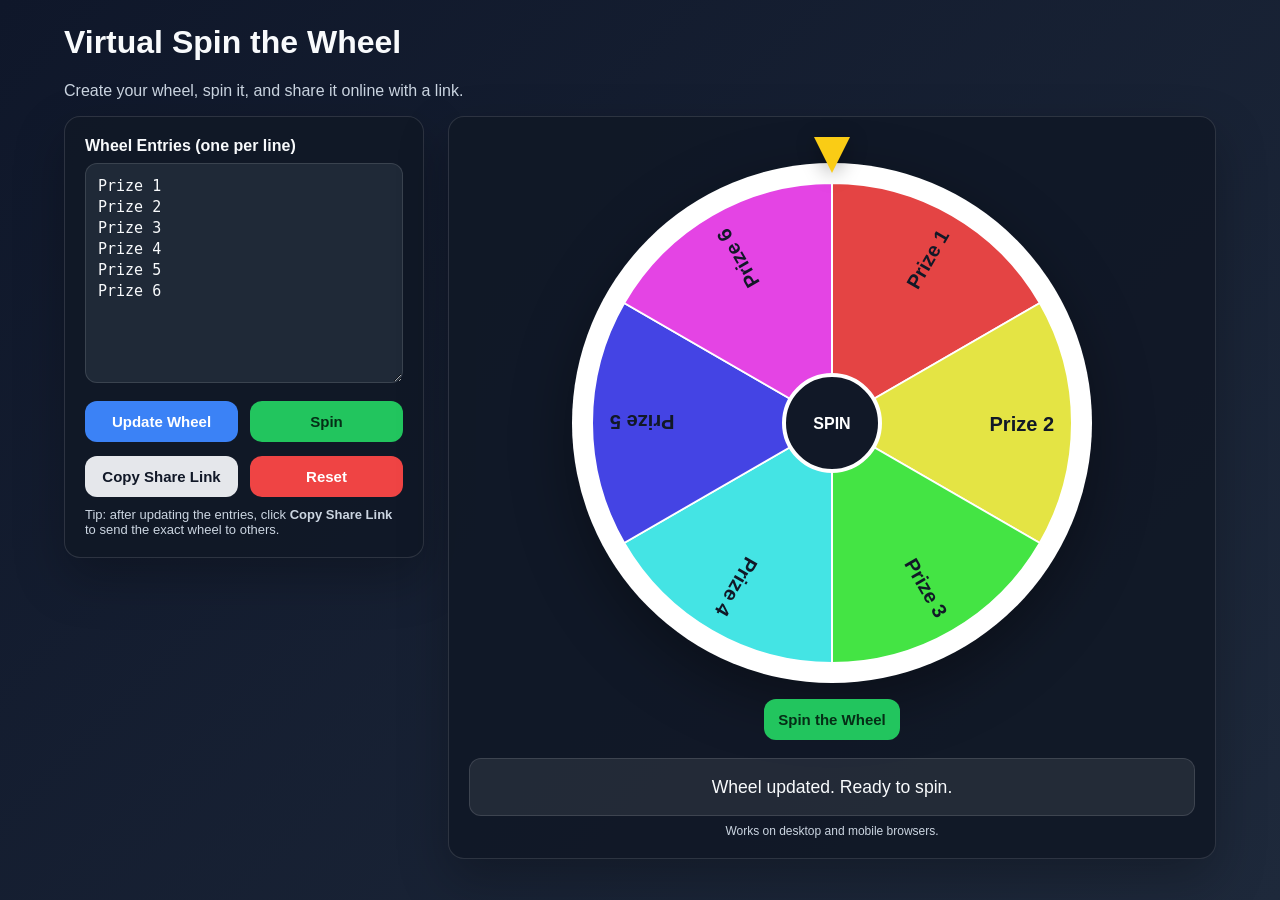
<file: index.html>
<!DOCTYPE html>
<html lang="en">
<head>
  <meta charset="UTF-8" />
  <meta name="viewport" content="width=device-width, initial-scale=1.0" />
  <title>Spin the Wheel</title>
  <style>
    :root {
      --bg: #0f172a;
      --card: #111827;
      --card-2: #1f2937;
      --text: #f8fafc;
      --muted: #cbd5e1;
      --accent: #22c55e;
      --accent-2: #3b82f6;
      --danger: #ef4444;
      --border: rgba(255,255,255,0.12);
    }

    * {
      box-sizing: border-box;
    }

    body {
      margin: 0;
      font-family: Arial, Helvetica, sans-serif;
      background: linear-gradient(135deg, #0f172a, #1e293b);
      color: var(--text);
      min-height: 100vh;
    }

    .container {
      max-width: 1200px;
      margin: 0 auto;
      padding: 24px;
    }

    h1 {
      margin-top: 0;
      font-size: 2rem;
    }

    p {
      color: var(--muted);
    }

    .grid {
      display: grid;
      grid-template-columns: 360px 1fr;
      gap: 24px;
      align-items: start;
    }

    .panel {
      background: rgba(17, 24, 39, 0.92);
      border: 1px solid var(--border);
      border-radius: 16px;
      padding: 20px;
      box-shadow: 0 20px 50px rgba(0,0,0,0.25);
    }

    .label {
      display: block;
      font-weight: bold;
      margin-bottom: 8px;
    }

    textarea {
      width: 100%;
      min-height: 220px;
      resize: vertical;
      border-radius: 12px;
      border: 1px solid var(--border);
      background: var(--card-2);
      color: var(--text);
      padding: 12px;
      font-size: 15px;
      line-height: 1.4;
    }

    .btn-row {
      display: grid;
      grid-template-columns: 1fr 1fr;
      gap: 12px;
      margin-top: 14px;
    }

    button {
      border: none;
      border-radius: 12px;
      padding: 12px 14px;
      font-size: 15px;
      font-weight: bold;
      cursor: pointer;
      transition: transform 0.15s ease, opacity 0.15s ease;
    }

    button:hover {
      transform: translateY(-1px);
    }

    button:disabled {
      opacity: 0.6;
      cursor: not-allowed;
      transform: none;
    }

    .btn-primary {
      background: var(--accent);
      color: #052e16;
    }

    .btn-secondary {
      background: var(--accent-2);
      color: white;
    }

    .btn-light {
      background: #e5e7eb;
      color: #111827;
    }

    .btn-danger {
      background: var(--danger);
      color: white;
    }

     .note {
      font-size: 13px;
      margin-top: 10px;
      color: var(--muted);
    }

    .wheel-wrap {
      display: flex;
      flex-direction: column;
      align-items: center;
      position: relative;
    }

    .pointer {
      width: 0;
      height: 0;
      border-left: 18px solid transparent;
      border-right: 18px solid transparent;
      border-top: 36px solid #facc15;
      filter: drop-shadow(0 4px 10px rgba(0,0,0,0.35));
      position: relative;
      z-index: 2;
      margin-bottom: -10px;
    }

    canvas {
      width: min(90vw, 520px);
      height: min(90vw, 520px);
      max-width: 520px;
      max-height: 520px;
      background: #ffffff;
      border-radius: 50%;
      box-shadow: 0 20px 60px rgba(0,0,0,0.35);
    }

    .winner {
      margin-top: 18px;
      width: 100%;
      text-align: center;
      padding: 16px;
      background: rgba(255,255,255,0.08);
      border: 1px solid var(--border);
      border-radius: 12px;
      font-size: 1.1rem;
      min-height: 58px;
      display: flex;
      align-items: center;
      justify-content: center;
    }

    .top-actions {
      display: flex;
      flex-wrap: wrap;
      gap: 12px;
      margin: 16px 0 0;
      justify-content: center;
    }

    .small {
      font-size: 12px;
      color: var(--muted);
      margin-top: 8px;
      text-align: center;
    }

    @media (max-width: 900px) {
      .grid {
        grid-template-columns: 1fr;
      }
    }
  </style>
</head>
<body>
  <div class="container">
    <h1>Virtual Spin the Wheel</h1>
    <p>Create your wheel, spin it, and share it online with a link.</p>

    <div class="grid">
      <div class="panel">
        <label class="label" for="entries">Wheel Entries (one per line)</label>
        <textarea id="entries">Prize 1
Prize 2
Prize 3
Prize 4
Prize 5
Prize 6</textarea>

        <div class="btn-row">
          <button class="btn-secondary" id="updateBtn">Update Wheel</button>
          <button class="btn-primary" id="spinBtn">Spin</button>
        </div>

        <div class="btn-row">
          <button class="btn-light" id="shareBtn">Copy Share Link</button>
          <button class="btn-danger" id="resetBtn">Reset</button>
        </div>

        <div class="note">
          Tip: after updating the entries, click <strong>Copy Share Link</strong> to send the exact wheel to others.
        </div>
      </div>

      <div class="panel wheel-wrap">
        <div class="pointer"></div>
        <canvas id="wheelCanvas" width="520" height="520"></canvas>

        <div class="top-actions">
          <button class="btn-primary" id="spinBtnBottom">Spin the Wheel</button>
        </div>

        <div class="winner" id="winnerBox">Waiting for a spin...</div>
        <div class="small">Works on desktop and mobile browsers.</div>
      </div>
    </div>
  </div>

  <script>
    const canvas = document.getElementById("wheelCanvas");
    const ctx = canvas.getContext("2d");
    const entriesInput = document.getElementById("entries");
    const updateBtn = document.getElementById("updateBtn");
    const spinBtn = document.getElementById("spinBtn");
    const spinBtnBottom = document.getElementById("spinBtnBottom");
    const shareBtn = document.getElementById("shareBtn");
    const resetBtn = document.getElementById("resetBtn");
    const winnerBox = document.getElementById("winnerBox");

    let entries = [];
    let rotation = 0;
    let isSpinning = false;

    function sanitizeEntries(raw) {
      return raw
        .split("\n")
        .map(item => item.trim())
        .filter(Boolean)
        .slice(0, 50);
    }

    function getColors(count) {
      const colors = [];
      for (let i = 0; i < count; i++) {
        const hue = Math.round((360 / count) * i);
        colors.push(`hsl(${hue}, 75%, 58%)`);
      }
      return colors;
    }

    function drawWheel() {
      const width = canvas.width;
      const height = canvas.height;
      const centerX = width / 2;
      const centerY = height / 2;
      const radius = 240;

      ctx.clearRect(0, 0, width, height);

      if (entries.length === 0) {
        ctx.fillStyle = "#111827";
        ctx.beginPath();
        ctx.arc(centerX, centerY, radius, 0, Math.PI * 2);
        ctx.fill();

        ctx.fillStyle = "#ffffff";
        ctx.font = "bold 24px Arial";
        ctx.textAlign = "center";
        ctx.fillText("No entries", centerX, centerY);
        return;
      }

      const arc = (Math.PI * 2) / entries.length;
      const colors = getColors(entries.length);

      for (let i = 0; i < entries.length; i++) {
        const start = rotation + i * arc - Math.PI / 2;
        const end = start + arc;

        ctx.beginPath();
        ctx.moveTo(centerX, centerY);
        ctx.arc(centerX, centerY, radius, start, end);
        ctx.closePath();
        ctx.fillStyle = colors[i];
        ctx.fill();
        ctx.strokeStyle = "#ffffff";
        ctx.lineWidth = 2;
        ctx.stroke();

        ctx.save();
        ctx.translate(centerX, centerY);
        ctx.rotate(start + arc / 2);
        ctx.textAlign = "right";
        ctx.fillStyle = "#111827";
        ctx.font = "bold 20px Arial";

        let label = entries[i];
        if (label.length > 18) {
           label = label.substring(0, 15) + "...";
        }

        ctx.fillText(label, radius - 18, 8);
        ctx.restore();
      }

      // center circle
      ctx.beginPath();
      ctx.arc(centerX, centerY, 48, 0, Math.PI * 2);
      ctx.fillStyle = "#111827";
      ctx.fill();
      ctx.strokeStyle = "#ffffff";
      ctx.lineWidth = 4;
      ctx.stroke();

      ctx.fillStyle = "#ffffff";
      ctx.font = "bold 16px Arial";
      ctx.textAlign = "center";
      ctx.fillText("SPIN", centerX, centerY + 6);
    }

    function updateWheel() {
      entries = sanitizeEntries(entriesInput.value);

      if (entries.length < 2) {
        winnerBox.textContent = "Please enter at least 2 items.";
      } else {
        winnerBox.textContent = "Wheel updated. Ready to spin.";
      }

      drawWheel();
      updateUrlPreview();
    }

    function easeOutCubic(t) {
      return 1 - Math.pow(1 - t, 3);
    }

    function spinWheel() {
      if (isSpinning) return;

      entries = sanitizeEntries(entriesInput.value);
      if (entries.length < 2) {
        winnerBox.textContent = "Please enter at least 2 items before spinning.";
        drawWheel();
        return;
      }

      isSpinning = true;
      spinBtn.disabled = true;
      spinBtnBottom.disabled = true;
      updateBtn.disabled = true;
      winnerBox.textContent = "Spinning...";

      const arc = (Math.PI * 2) / entries.length;
      const selectedIndex = Math.floor(Math.random() * entries.length);

      // Make the selected segment stop under the top pointer
      const fullSpins = 6 + Math.random() * 2;
      const finalRotation =
        (Math.PI * 2 * fullSpins) - ((selectedIndex + 0.5) * arc);

      const startRotation = rotation;
      const duration = 5200;
      const startTime = performance.now();

      function animate(now) {
        const elapsed = now - startTime;
        const t = Math.min(elapsed / duration, 1);
        const eased = easeOutCubic(t);

        rotation = startRotation + (finalRotation - startRotation) * eased;
        drawWheel();

        if (t < 1) {
          requestAnimationFrame(animate);
        } else {
          rotation = finalRotation % (Math.PI * 2);
          drawWheel();
          winnerBox.innerHTML = `Winner: <strong>${entries[selectedIndex]}</strong>`;
          isSpinning = false;
          spinBtn.disabled = false;
          spinBtnBottom.disabled = false;
          updateBtn.disabled = false;
        }
      }

      requestAnimationFrame(animate);
    }

    function updateUrlPreview() {
      const cleanEntries = sanitizeEntries(entriesInput.value);
      const url = new URL(window.location.href);
      url.searchParams.set("items", cleanEntries.join("|"));
      history.replaceState({}, "", url);
    }

    async function copyShareLink() {
      const cleanEntries = sanitizeEntries(entriesInput.value);
      if (cleanEntries.length < 2) {
         winnerBox.textContent = "Please enter at least 2 items before creating a share link.";
        return;
      }

      const url = new URL(window.location.href);
      url.searchParams.set("items", cleanEntries.join("|"));

      try {
        await navigator.clipboard.writeText(url.toString());
        winnerBox.textContent = "Share link copied to clipboard.";
      } catch (error) {
        winnerBox.textContent = "Could not copy automatically. Copy the URL from your browser.";
      }
    }

    function resetWheel() {
      entriesInput.value = `Prize 1
Prize 2
Prize 3
Prize 4
Prize 5
Prize 6`;
      rotation = 0;
      updateWheel();
      winnerBox.textContent = "Wheel reset.";
    }

    function loadFromUrl() {
      const params = new URLSearchParams(window.location.search);
      const items = params.get("items");

      if (items) {
        const parsed = items
          .split("|")
          .map(x => decodeURIComponent(x).trim())
          .filter(Boolean);

        if (parsed.length >= 2) {
          entriesInput.value = parsed.join("\n");
        }
      }
    }

    updateBtn.addEventListener("click", updateWheel);
    spinBtn.addEventListener("click", spinWheel);
    spinBtnBottom.addEventListener("click", spinWheel);
    shareBtn.addEventListener("click", copyShareLink);
    resetBtn.addEventListener("click", resetWheel);

    loadFromUrl();
    updateWheel();
  </script>
</body>
</html>
</file>
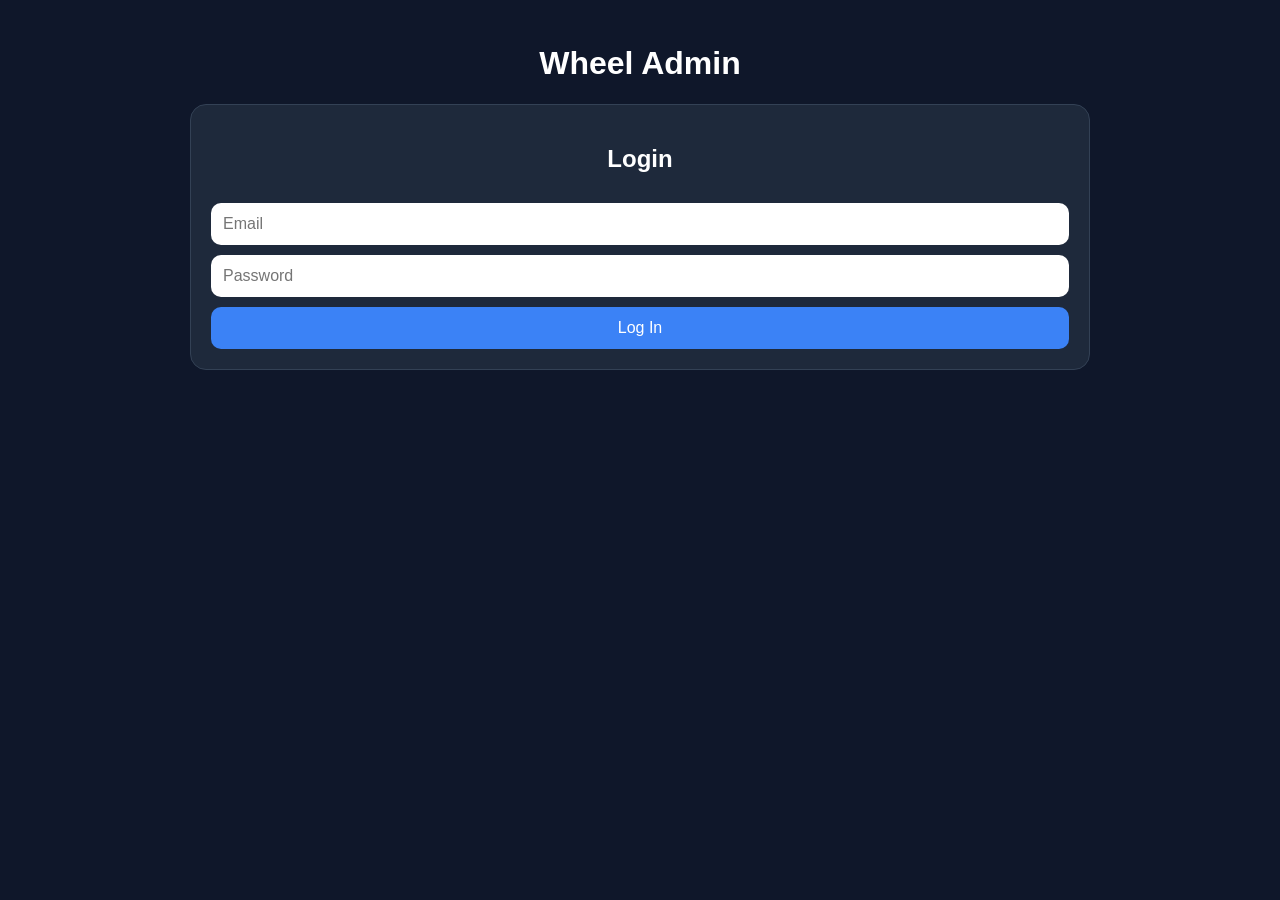
<file: admin.html>
<!DOCTYPE html>
<html lang="en">
<head>
  <meta charset="UTF-8" />
  <meta name="viewport" content="width=device-width, initial-scale=1.0" />
  <title>Wheel Admin</title>
  <link rel="stylesheet" href="./styles.css" /> </head>
<body>
  <div class="container">
    <h1>Wheel Admin</h1>

    <div id="loginSection" class="panel">
      <h2>Login</h2>
      <input id="email" type="email" placeholder="Email" />
      <input id="password" type="password" placeholder="Password" />
      <button id="loginBtn" class="blue-btn">Log In</button>
    </div>

    <div id="adminSection" class="panel" style="display:none;">
      <h2>Edit Wheel</h2>

      <input id="slugInput" type="text" placeholder="Wheel slug, example: mothers-day" />
      <input id="titleInput" type="text" placeholder="Wheel title" />

      <textarea id="itemsInput" rows="10" placeholder="Type one prize per line"></textarea>

      <div class="button-row">
        <button id="loadBtn" class="blue-btn">Load Wheel</button>
        <button id="saveBtn" class="green-btn">Save Wheel</button>
        <button id="logoutBtn" class="red-btn">Log Out</button>
      </div>

      <p><strong>Public Link:</strong></p>
      <p id="publicLink"></p>
    </div>
  </div>

  <script type="module" src="./admin.js"></script>
</body>
</html>
</file>
<file: styles.css>
body {
  margin: 0;
  font-family: Arial, sans-serif;
  background: #0f172a;
  color: white;
}

.container {
  max-width: 900px;
  margin: 0 auto;
  padding: 24px;
  text-align: center;
}

.panel {
  background: #1e293b;
  border: 1px solid #334155;
  border-radius: 16px;
  padding: 20px;
  margin-bottom: 20px;
}

input,
textarea,
button {
  width: 100%;
  box-sizing: border-box;
  margin-top: 10px;
  padding: 12px;
  border-radius: 10px;
  border: none;
  font-size: 16px;
}

textarea {
  resize: vertical;
}

.button-row {
  display: flex;
  gap: 10px;
  margin-top: 10px;
}

.button-row button {
  flex: 1;
}

.blue-btn {
  background: #3b82f6;
  color: white;
  cursor: pointer;
}

.green-btn {
  background: #22c55e;
  color: white;
  cursor: pointer;
}

.red-btn {
  background: #ef4444;
  color: white;
  cursor: pointer;
}

.winner-box {
  margin-top: 20px;
  background: #1e293b;
  border: 1px solid #334155;
  border-radius: 12px;
  padding: 16px;
  font-size: 22px;
  font-weight: bold;
}

canvas {
  max-width: 100%;
  height: auto;
}
</file>
